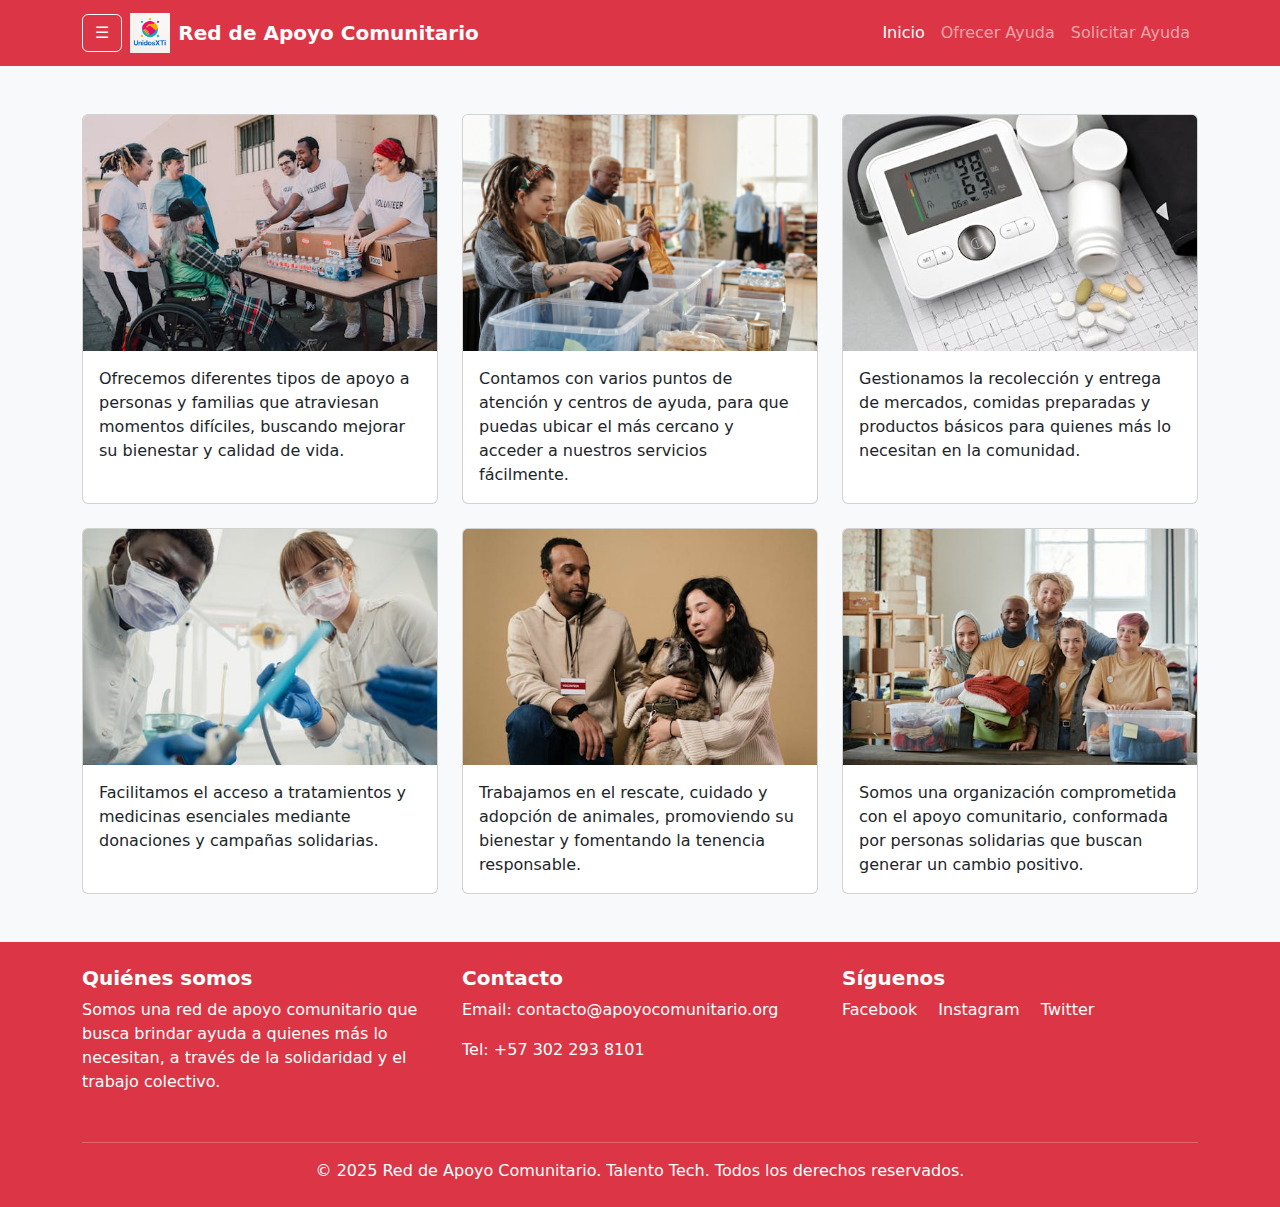
<file: index.html>
<!DOCTYPE html>
<html lang="es">
<head>
  <meta charset="UTF-8" />
  <meta name="viewport" content="width=device-width, initial-scale=1" />
  <title>Red de Apoyo Comunitario</title>
  <link href="https://cdn.jsdelivr.net/npm/bootstrap@5.3.0/dist/css/bootstrap.min.css" rel="stylesheet">
  <link href="css/estilos.css" rel="stylesheet">
  <script src="https://cdn.jsdelivr.net/npm/bootstrap@5.3.0/dist/js/bootstrap.bundle.min.js"></script>
</head>
<body>

<!-- Navbar -->
<nav class="navbar navbar-expand-lg navbar-dark bg-danger">
  <div class="container">
    <!-- Botón para abrir menú lateral -->
    <button class="btn btn-outline-light me-2" type="button" data-bs-toggle="offcanvas" data-bs-target="#menuServicios">
      ☰
    </button>

    <!-- Logo + Texto -->
    <a class="navbar-brand d-flex align-items-center" href="#">
      <img src="img/logo.jpg" alt="Logo" class="me-2">
      Red de Apoyo Comunitario
    </a>

    <!-- Menú principal -->
    <div class="collapse navbar-collapse justify-content-end">
      <ul class="navbar-nav">
        <li class="nav-item"><a class="nav-link active" href="index.html">Inicio</a></li>
        <li class="nav-item"><a class="nav-link" href="ofrecerAyuda.html">Ofrecer Ayuda</a></li>
        <li class="nav-item"><a class="nav-link" href="solicitarAyuda.html">Solicitar Ayuda</a></li>
      </ul>
    </div>
  </div>
</nav>

<!-- Menú lateral izquierdo (offcanvas) -->
<div class="offcanvas offcanvas-start bg-danger text-white" tabindex="-1" id="menuServicios">
  <div class="offcanvas-header">
    <h5 class="offcanvas-title">Ayudas</h5>
    <button type="button" class="btn-close btn-close-white" data-bs-dismiss="offcanvas"></button>
  </div>
  <div class="offcanvas-body">
    <ul class="list-unstyled">
      <li><i class="bi bi-arrow-right"></i> Donaciones</li>
      <li><i class="bi bi-arrow-right"></i> Alimentos</li>
      <li><i class="bi bi-arrow-right"></i> Medicamentos</li>
      <li><i class="bi bi-arrow-right"></i> Mascotas</li>
      <li><i class="bi bi-arrow-right"></i> Ubicaciones</li>
    </ul>
  </div>
</div>

<div class="container my-5">
  <div class="row row-cols-1 row-cols-md-3 g-4">

    <div class="col">
      <div class="card h-100">
        <img src="img/img1.jpg" class="card-img-top" alt="Apoyo a familias">
        <div class="card-body">
          <p class="card-text">Ofrecemos diferentes tipos de apoyo a personas y familias que atraviesan momentos difíciles, buscando mejorar su bienestar y calidad de vida.</p>
        </div>
      </div>
    </div>

    <div class="col">
      <div class="card h-100">
        <img src="img/img2.jpg" class="card-img-top" alt="Puntos de atención">
        <div class="card-body">
          <p class="card-text">Contamos con varios puntos de atención y centros de ayuda, para que puedas ubicar el más cercano y acceder a nuestros servicios fácilmente.</p>
        </div>
      </div>
    </div>

    <div class="col">
      <div class="card h-100">
        <img src="img/img3.jpg" class="card-img-top" alt="Recolección de mercados">
        <div class="card-body">
          <p class="card-text">Gestionamos la recolección y entrega de mercados, comidas preparadas y productos básicos para quienes más lo necesitan en la comunidad.</p>
        </div>
      </div>
    </div>

    <div class="col">
      <div class="card h-100">
        <img src="img/img4.jpg" class="card-img-top" alt="Tratamientos médicos">
        <div class="card-body">
          <p class="card-text">Facilitamos el acceso a tratamientos y medicinas esenciales mediante donaciones y campañas solidarias.</p>
        </div>
      </div>
    </div>

    <div class="col">
      <div class="card h-100">
        <img src="img/img5.jpg" class="card-img-top" alt="Rescate de animales">
        <div class="card-body">
          <p class="card-text">Trabajamos en el rescate, cuidado y adopción de animales, promoviendo su bienestar y fomentando la tenencia responsable.</p>
        </div>
      </div>
    </div>

    <div class="col">
      <div class="card h-100">
        <img src="img/img6.jpg" class="card-img-top" alt="Organización solidaria">
        <div class="card-body">
          <p class="card-text">Somos una organización comprometida con el apoyo comunitario, conformada por personas solidarias que buscan generar un cambio positivo.</p>
        </div>
      </div>
    </div>
  </div>
</div>

<footer class="bg-danger text-white mt-5">
  <div class="container py-4">
    <div class="row">

      <div class="col-md-4 mb-3">
        <h5>Quiénes somos</h5>
        <p>Somos una red de apoyo comunitario que busca brindar ayuda a quienes más lo necesitan, a través de la solidaridad y el trabajo colectivo.</p>
      </div>

      <div class="col-md-4 mb-3">
        <h5>Contacto</h5>
        <p>Email: contacto@apoyocomunitario.org</p>
        <p>Tel: +57 302 293 8101</p>
      </div>

      <div class="col-md-4 mb-3">
        <h5>Síguenos</h5>
        <a href="#" class="text-white me-3 text-decoration-none">Facebook</a>
        <a href="#" class="text-white me-3 text-decoration-none">Instagram</a>
        <a href="#" class="text-white text-decoration-none">Twitter</a>
      </div>
    </div>
    <hr class="border-light">
    <p class="text-center mb-0">© 2025 Red de Apoyo Comunitario. Talento Tech. Todos los derechos reservados.</p>
  </div>
</footer>

</body>
</html>
</file>
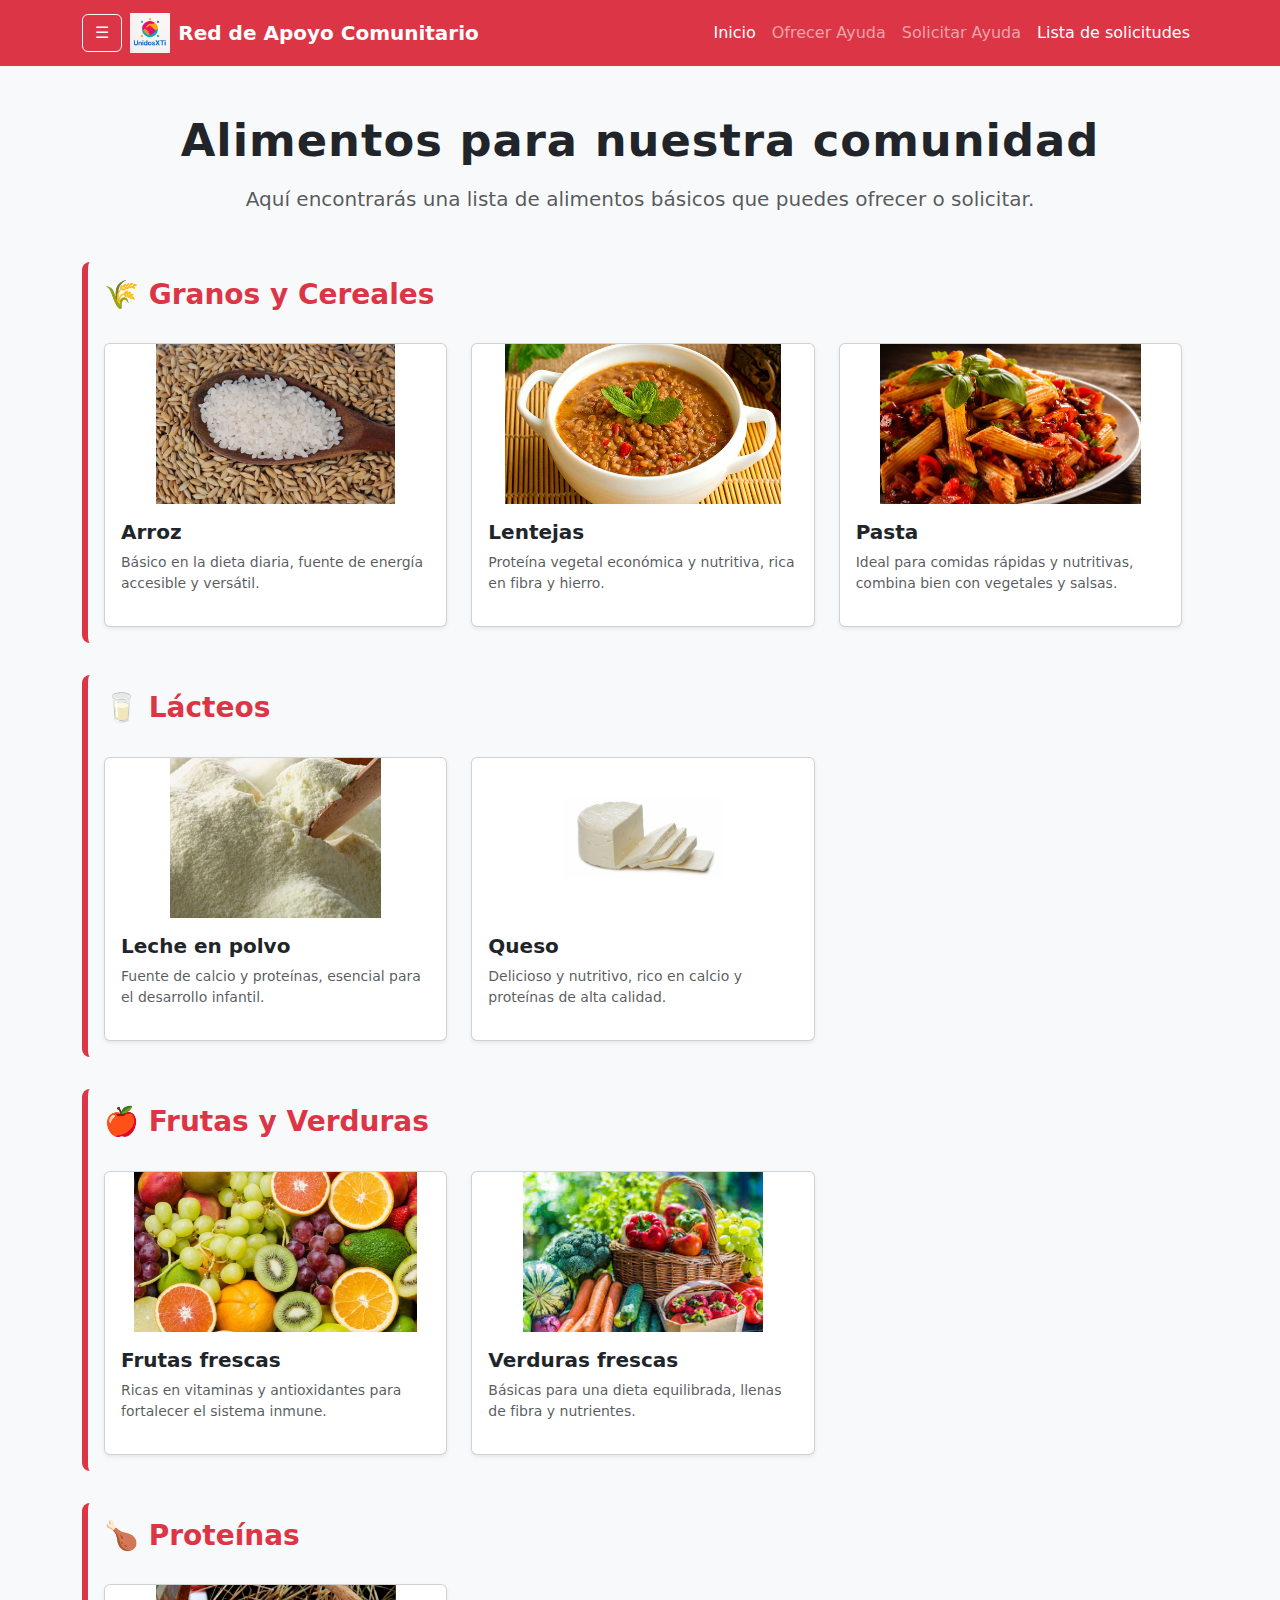
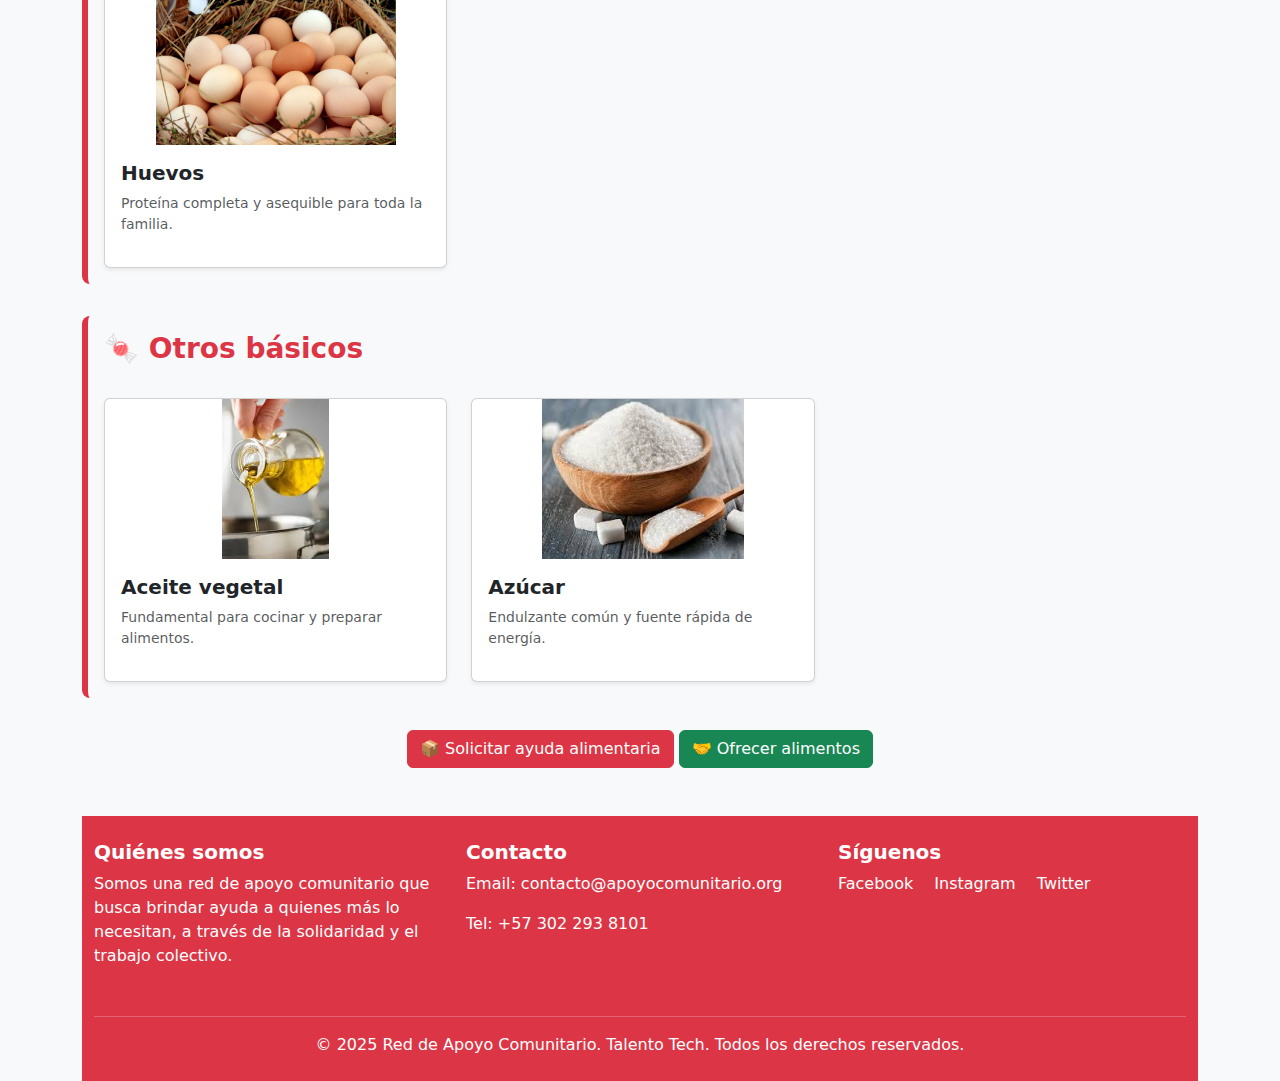
<file: Alimentos.html>
<!DOCTYPE html>
<html lang="es">
<head>
  <meta charset="UTF-8" />
  <meta name="viewport" content="width=device-width, initial-scale=1" />
  <title>Alimentos</title>
  <link href="https://cdn.jsdelivr.net/npm/bootstrap@5.3.0/dist/css/bootstrap.min.css" rel="stylesheet">
  <link rel="stylesheet" href="css/estilos.css">
  <style>
    .navbar-brand img {
      width: 40px;
      height: 40px;
      object-fit: contain;
    }
    .categoria {
      background-color: #f8f9fa;
      border-left: 6px solid #dc3545;
      padding: 1rem;
      border-radius: 8px;
      margin-bottom: 2rem;
    }
    .categoria h3 {
      color: #dc3545;
      font-weight: bold;
    }
    .card img {
      height: 160px;
      object-fit: contain;
    }
  </style>
</head>
<body>

<!-- Navbar -->
<nav class="navbar navbar-expand-lg navbar-dark bg-danger">
  <div class="container">
    <button class="btn btn-outline-light me-2" type="button" data-bs-toggle="offcanvas" data-bs-target="#menuServicios">☰</button>
    <a class="navbar-brand d-flex align-items-center" href="#">
      <img src="img/logo.jpg" alt="Logo" class="me-2">
      Red de Apoyo Comunitario
    </a>
    <div class="collapse navbar-collapse justify-content-end">
      <ul class="navbar-nav">
        <li class="nav-item"><a class="nav-link active" href="index.html">Inicio</a></li>
        <li class="nav-item"><a class="nav-link" href="ofrecerAyuda.html">Ofrecer Ayuda</a></li>
        <li class="nav-item"><a class="nav-link" href="solicitarAyuda.html">Solicitar Ayuda</a></li>
        <li class="nav-item"><a class="nav-link active" href="listado.html">Lista de solicitudes</a></li>
      </ul>
    </div>
  </div>
</nav>

<!-- Menú lateral -->
<div class="offcanvas offcanvas-start bg-danger text-white" tabindex="-1" id="menuServicios">
  <div class="offcanvas-header">
    <h5 class="offcanvas-title">Ayudas</h5>
    <button type="button" class="btn-close btn-close-white" data-bs-dismiss="offcanvas"></button>
  </div>
  <div class="offcanvas-body">
    <ul class="list-unstyled fs-5">
      <li class="mb-2"><a class="nav-link d-inline text-white" href="Donaciones.html">Donaciones</a></li>
      <li class="mb-2"><a class="nav-link d-inline text-white fw-bold" href="Alimentos.html">Alimentos</a></li>
      <li class="mb-2"><a class="nav-link d-inline text-white" href="Medicamentos.html">Medicamentos</a></li>
      <li class="mb-2"><a class="nav-link d-inline text-white" href="Mascotas.html">Mascotas</a></li>
      <li class="mb-2"><a class="nav-link d-inline text-white" href="Ubicaciones.html">Ubicaciones</a></li>
      <li class="mb-2"><a class="nav-link d-inline text-white" href="Analisis.html">Análisis Gráfico</a></li>
    </ul>
  </div>
</div>

<!-- Encabezado -->
<div class="container my-5 text-center">
  <h2 class="fw-bold mb-3" style="font-size:2.8rem; letter-spacing:1px;">
    Alimentos para nuestra comunidad
  </h2>
  <p class="text-muted fs-5">
    Aquí encontrarás una lista de alimentos básicos que puedes ofrecer o solicitar.
  </p>
</div>

<div class="container">

  <!-- Categoría 1: Granos y Cereales -->
  <div class="categoria">
    <h3>🌾 Granos y Cereales</h3>
    <div class="row g-4 mt-1">
      <div class="col-md-4">
        <div class="card shadow-sm h-100">
          <img src="img/arroz.webp" class="card-img-top" alt="Arroz">
          <div class="card-body">
            <h5 class="fw-bold">Arroz</h5>
            <p class="small text-muted">Básico en la dieta diaria, fuente de energía accesible y versátil.</p>
          </div>
        </div>
      </div>
      <div class="col-md-4">
        <div class="card shadow-sm h-100">
          <img src="img/lentejas.webp" class="card-img-top" alt="Lentejas">
          <div class="card-body">
            <h5 class="fw-bold">Lentejas</h5>
            <p class="small text-muted">Proteína vegetal económica y nutritiva, rica en fibra y hierro.</p>
          </div>
        </div>
      </div>
      <div class="col-md-4">
        <div class="card shadow-sm h-100">
          <img src="img/pasta.jpg" class="card-img-top" alt="Pasta">
          <div class="card-body">
            <h5 class="fw-bold">Pasta</h5>
            <p class="small text-muted">Ideal para comidas rápidas y nutritivas, combina bien con vegetales y salsas.</p>
          </div>
        </div>
      </div>
    </div>
  </div>

  <!-- Categoría 2: Lácteos -->
  <div class="categoria">
    <h3>🥛 Lácteos</h3>
    <div class="row g-4 mt-1">
      <div class="col-md-4">
        <div class="card shadow-sm h-100">
          <img src="img/lechepolvo.webp" class="card-img-top" alt="Leche en polvo">
          <div class="card-body">
            <h5 class="fw-bold">Leche en polvo</h5>
            <p class="small text-muted">Fuente de calcio y proteínas, esencial para el desarrollo infantil.</p>
          </div>
        </div>
      </div>
      <div class="col-md-4">
        <div class="card shadow-sm h-100">
          <img src="img/queso.jpg" class="card-img-top" alt="Queso">
          <div class="card-body">
            <h5 class="fw-bold">Queso</h5>
            <p class="small text-muted">Delicioso y nutritivo, rico en calcio y proteínas de alta calidad.</p>
          </div>
        </div>
      </div>
    </div>
  </div>

  <!-- Categoría 3: Frutas y Verduras -->
  <div class="categoria">
    <h3>🍎 Frutas y Verduras</h3>
    <div class="row g-4 mt-1">
      <div class="col-md-4">
        <div class="card shadow-sm h-100">
          <img src="img/frutafresca.jpg" class="card-img-top" alt="Frutas frescas">
          <div class="card-body">
            <h5 class="fw-bold">Frutas frescas</h5>
            <p class="small text-muted">Ricas en vitaminas y antioxidantes para fortalecer el sistema inmune.</p>
          </div>
        </div>
      </div>
      <div class="col-md-4">
        <div class="card shadow-sm h-100">
          <img src="img/verdura.jpeg" class="card-img-top" alt="Verduras frescas">
          <div class="card-body">
            <h5 class="fw-bold">Verduras frescas</h5>
            <p class="small text-muted">Básicas para una dieta equilibrada, llenas de fibra y nutrientes.</p>
          </div>
        </div>
      </div>
    </div>
  </div>

  <!-- Categoría 4: Proteínas -->
  <div class="categoria">
    <h3>🍗 Proteínas</h3>
    <div class="row g-4 mt-1">
      <div class="col-md-4">
        <div class="card shadow-sm h-100">
          <img src="img/huevo.jpeg" class="card-img-top" alt="Huevos">
          <div class="card-body">
            <h5 class="fw-bold">Huevos</h5>
            <p class="small text-muted">Proteína completa y asequible para toda la familia.</p>
          </div>
        </div>
      </div>
    </div>
  </div>

  <!-- Categoría 5: Otros básicos -->
  <div class="categoria">
    <h3>🍬 Otros básicos</h3>
    <div class="row g-4 mt-1">
      <div class="col-md-4">
        <div class="card shadow-sm h-100">
          <img src="img/aceitev.jpeg" class="card-img-top" alt="Aceite vegetal">
          <div class="card-body">
            <h5 class="fw-bold">Aceite vegetal</h5>
            <p class="small text-muted">Fundamental para cocinar y preparar alimentos.</p>
          </div>
        </div>
      </div>
      <div class="col-md-4">
        <div class="card shadow-sm h-100">
          <img src="img/azucar.jpeg" class="card-img-top" alt="Azúcar">
          <div class="card-body">
            <h5 class="fw-bold">Azúcar</h5>
            <p class="small text-muted">Endulzante común y fuente rápida de energía.</p>
          </div>
        </div>
      </div>
    </div>
  </div>

  <!-- Botón final -->
<div class="text-center mt-4">
  <a href="solicitarAyuda.html" class="btn btn-danger ">
    📦 Solicitar ayuda alimentaria
  </a>
  <a href="ofrecerAyuda.html" class="btn btn-success">
    🤝 Ofrecer alimentos
  </a>
</div>

<!-- Pie de página-->
<footer class="bg-danger text-white mt-5">
  <div class="container py-4">
    <div class="row">

      <div class="col-md-4 mb-3">
        <h5>Quiénes somos</h5>
        <p>Somos una red de apoyo comunitario que busca brindar ayuda a quienes más lo necesitan, a través de la solidaridad y el trabajo colectivo.</p>
      </div>

      <div class="col-md-4 mb-3">
        <h5>Contacto</h5>
        <p>Email: contacto@apoyocomunitario.org</p>
        <p>Tel: +57 302 293 8101</p>
      </div>

      <div class="col-md-4 mb-3">
        <h5>Síguenos</h5>
        <a href="https://www.facebook.com" class="text-white me-3 text-decoration-none">Facebook</a>
        <a href="https://www.instagram.com" class="text-white me-3 text-decoration-none">Instagram</a>
        <a href="https://x.com/?lang=es" class="text-white text-decoration-none">Twitter</a>
      </div>
    </div>
    <hr class="border-light">
    <p class="text-center mb-0">© 2025 Red de Apoyo Comunitario. Talento Tech. Todos los derechos reservados.</p>
  </div>
</footer>

<!-- Scripts -->
<script src="https://cdn.jsdelivr.net/npm/bootstrap@5.3.0/dist/js/bootstrap.bundle.min.js"></script>
</body>
</html>
</file>
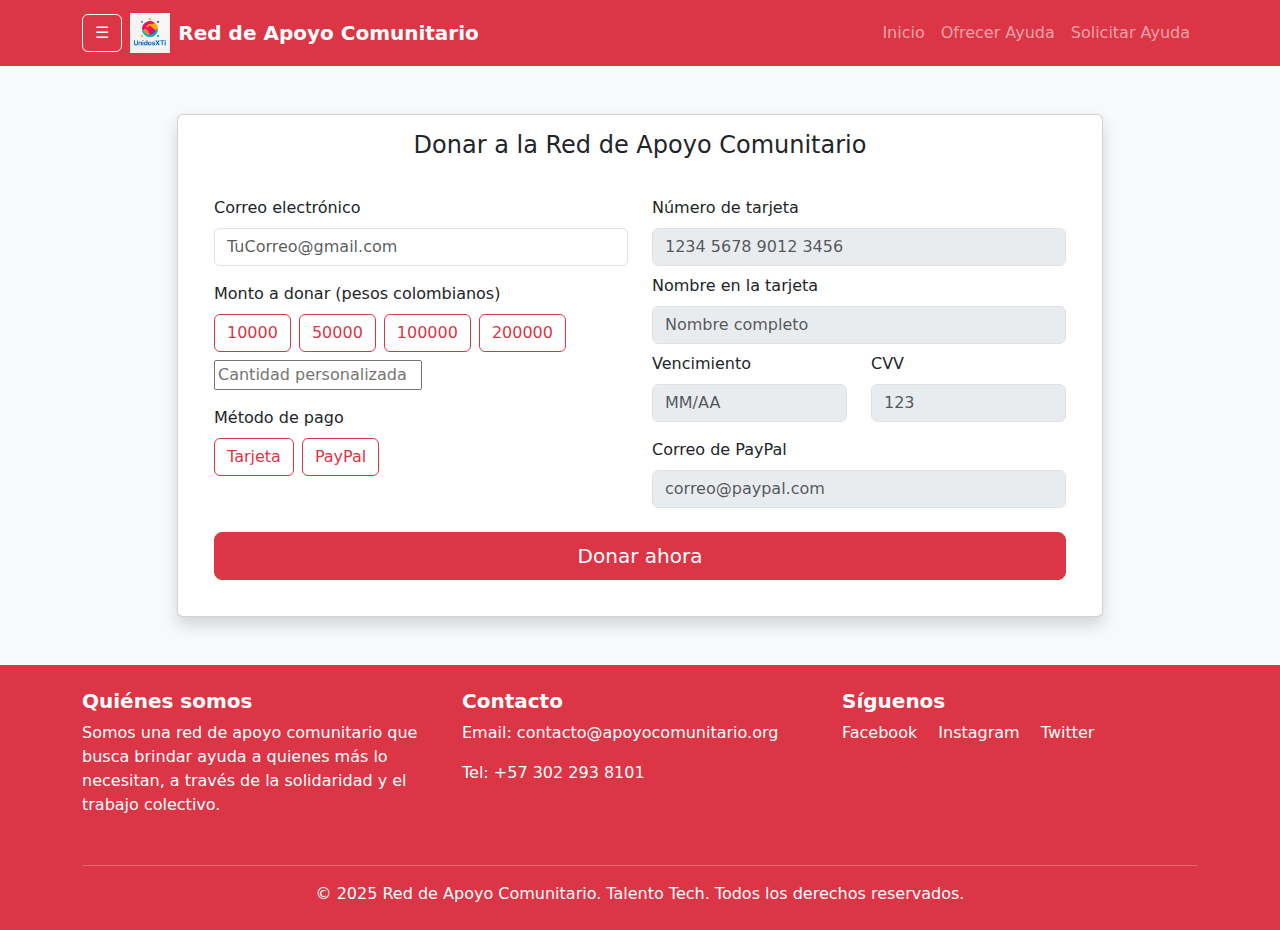
<file: Donaciones.html>
<!DOCTYPE html>
<html lang="es">
<head>
    <meta charset="UTF-8" />
    <meta name="viewport" content="width=device-width, initial-scale=1" />
    <title>Ubicaciones</title>
    <link href="https://cdn.jsdelivr.net/npm/bootstrap@5.3.0/dist/css/bootstrap.min.css" rel="stylesheet">
    <link rel="stylesheet" href="css/estilos.css">
    <style>
        .navbar-brand img {
        width: 40px;
        height: 40px;
        object-fit: contain;
    }
    </style>
</head>
<body>
<!-- Navbar -->
<nav class="navbar navbar-expand-lg navbar-dark bg-danger">
    <div class="container">
    <!-- Botón para abrir menú lateral -->
    <button class="btn btn-outline-light me-2" type="button" data-bs-toggle="offcanvas" data-bs-target="#menuServicios">
        ☰
    </button>
    <!-- Logo + Texto -->
    <a class="navbar-brand d-flex align-items-center" href="#">
        <img src="img/logo.jpg" alt="Logo" class="me-2">
        Red de Apoyo Comunitario
    </a>
    <!-- Menú principal -->
    <div class="collapse navbar-collapse justify-content-end">
        <ul class="navbar-nav">
        <li class="nav-item"><a class="nav-link" href="index.html">Inicio</a></li>
        <li class="nav-item"><a class="nav-link" href="ofrecerAyuda.html">Ofrecer Ayuda</a></li>
        <li class="nav-item"><a class="nav-link" href="solicitarAyuda.html">Solicitar Ayuda</a></li>
        </ul>
    </div>
    </div>
</nav>

<!-- Menú lateral izquierdo (offcanvas) -->
<div class="offcanvas offcanvas-start bg-danger text-white" tabindex="-1" id="menuServicios">
  <div class="offcanvas-header">
    <h5 class="offcanvas-title">Ayudas</h5>
    <button type="button" class="btn-close btn-close-white" data-bs-dismiss="offcanvas"></button>
  </div>
  <div class="offcanvas-body">
    <ul class="list-unstyled fs-5">
      <li class="mb-2">
        <i class="bi bi-arrow-right"></i>
        <a class="nav-link d-inline text-white" href="Donaciones.html">Donaciones</a>
      </li>
      <li class="mb-2">
        <i class="bi bi-arrow-right"></i>
        <a class="nav-link d-inline text-white" href="Alimentos.html">Alimentos</a>
      </li>
      <li class="mb-2">
        <i class="bi bi-arrow-right"></i>
        <a class="nav-link d-inline text-white" href="Medicamentos.html">Medicamentos</a>
      </li>
      <li class="mb-2">
        <i class="bi bi-arrow-right"></i>
        <a class="nav-link d-inline text-white" href="Mascotas.html">Mascotas</a>
      </li>
      <li class="mb-2">
        <i class="bi bi-arrow-right"></i>
        <a class="nav-link d-inline text-white" href="Ubicaciones.html">Ubicaciones</a>
      </li>
    </ul>
  </div>
</div>

<!-- formulario de donaciones -->
<div class="container my-5">
    <div class="row justify-content-center">
    <div class="col-md-10">
        <div class="card shadow">
        <div class="card-body">
            <h4 class="mb-3 text-center">Donar a la Red de Apoyo Comunitario</h4>
            <form>
            <div class="row">
                <!-- Columna izquierda datos básicos y monto -->
                <div class="col-md-6">
                <div class="mb-3">
                    <label for="email" class="form-label">Correo electrónico</label>
                    <input type="email" class="form-control" id="email" placeholder="TuCorreo@gmail.com" required>
                </div>
                <div class="mb-3">
                    <label class="form-label">Monto a donar (pesos colombianos)</label>
                    <div class="d-flex flex-wrap gap-2">
                    <button type="button" class="btn btn-outline-danger monto-btn">10000</button>
                    <button type="button" class="btn btn-outline-danger monto-btn">50000</button>
                    <button type="button" class="btn btn-outline-danger monto-btn">100000</button>
                    <button type="button" class="btn btn-outline-danger monto-btn">200000</button>
                    <input type="text" class="monto-personalizado" placeholder="Cantidad personalizada">
                    </div>
                </div>
                <div class="mb-3">
                    <label class="form-label">Método de pago</label>
                    <div class="d-flex gap-2">
                        <button type="button" class="btn btn-outline-danger metodo-btn" id="btnTarjeta">Tarjeta</button>
                    <button type="button" class="btn btn-outline-danger metodo-btn" id="btnPaypal">PayPal</button>
                    </div>
                </div>
                </div>

                <!-- Columna derecha datos de pago -->
                <div class="col-md-6">
                <div id="tarjetaDatos">
                    <div class="mb-2">
                    <label class="form-label">Número de tarjeta</label>
                    <input type="text" class="form-control" id="numTarjeta" placeholder="1234 5678 9012 3456" disabled required>
                    </div>
                    <div class="mb-2">
                    <label class="form-label">Nombre en la tarjeta</label>
                    <input type="text" class="form-control" id="nombreTarjeta" placeholder="Nombre completo" disabled required>
                    </div>
                    <div class="mb-2 row">
                <div class="col">
                        <label class="form-label">Vencimiento</label>
                        <input type="text" class="form-control" id="vencimientoTarjeta" placeholder="MM/AA" disabled required>
                    </div>
                    <div class="col">
                        <label class="form-label">CVV</label>
                        <input type="text" class="form-control" id="cvvTarjeta" placeholder="123" disabled required>
                    </div>
                    </div>
                </div>
                <div id="paypalDatos" class="mt-3">
                    <label class="form-label">Correo de PayPal</label>
                    <input type="email" class="form-control" id="correoPaypal" placeholder="correo@paypal.com" disabled required>
                </div>
                </div>
            </div>
            <div class="d-grid mt-4">
                <button type="submit" class="btn btn-danger btn-lg">Donar ahora</button>
            </div>
            <div id="mensajeDonacion" class="mt-5 text-center" style="display:none;">¡Gracias por tu donación!</div>
            </form>
        </div>
        </div>
    </div>
    </div>
</div>

<footer class="bg-danger text-white mt-5">
  <div class="container py-4">
    <div class="row">

      <div class="col-md-4 mb-3">
        <h5>Quiénes somos</h5>
        <p>Somos una red de apoyo comunitario que busca brindar ayuda a quienes más lo necesitan, a través de la solidaridad y el trabajo colectivo.</p>
      </div>

      <div class="col-md-4 mb-3">
        <h5>Contacto</h5>
        <p>Email: contacto@apoyocomunitario.org</p>
        <p>Tel: +57 302 293 8101</p>
      </div>

      <div class="col-md-4 mb-3">
        <h5>Síguenos</h5>
        <a href="https://www.facebook.com" class="text-white me-3 text-decoration-none">Facebook</a>
        <a href="https://www.instagram.com" class="text-white me-3 text-decoration-none">Instagram</a>
        <a href="https://x.com/?lang=es" class="text-white text-decoration-none">Twitter</a>
      </div>
    </div>
    <hr class="border-light">
    <p class="text-center mb-0">© 2025 Red de Apoyo Comunitario. Talento Tech. Todos los derechos reservados.</p>
  </div>
</footer>

</body>
    <script src="https://cdn.jsdelivr.net/npm/bootstrap@5.3.0/dist/js/bootstrap.bundle.min.js"></script>
    <script src="js/script.js"></script>
</html>
</file>
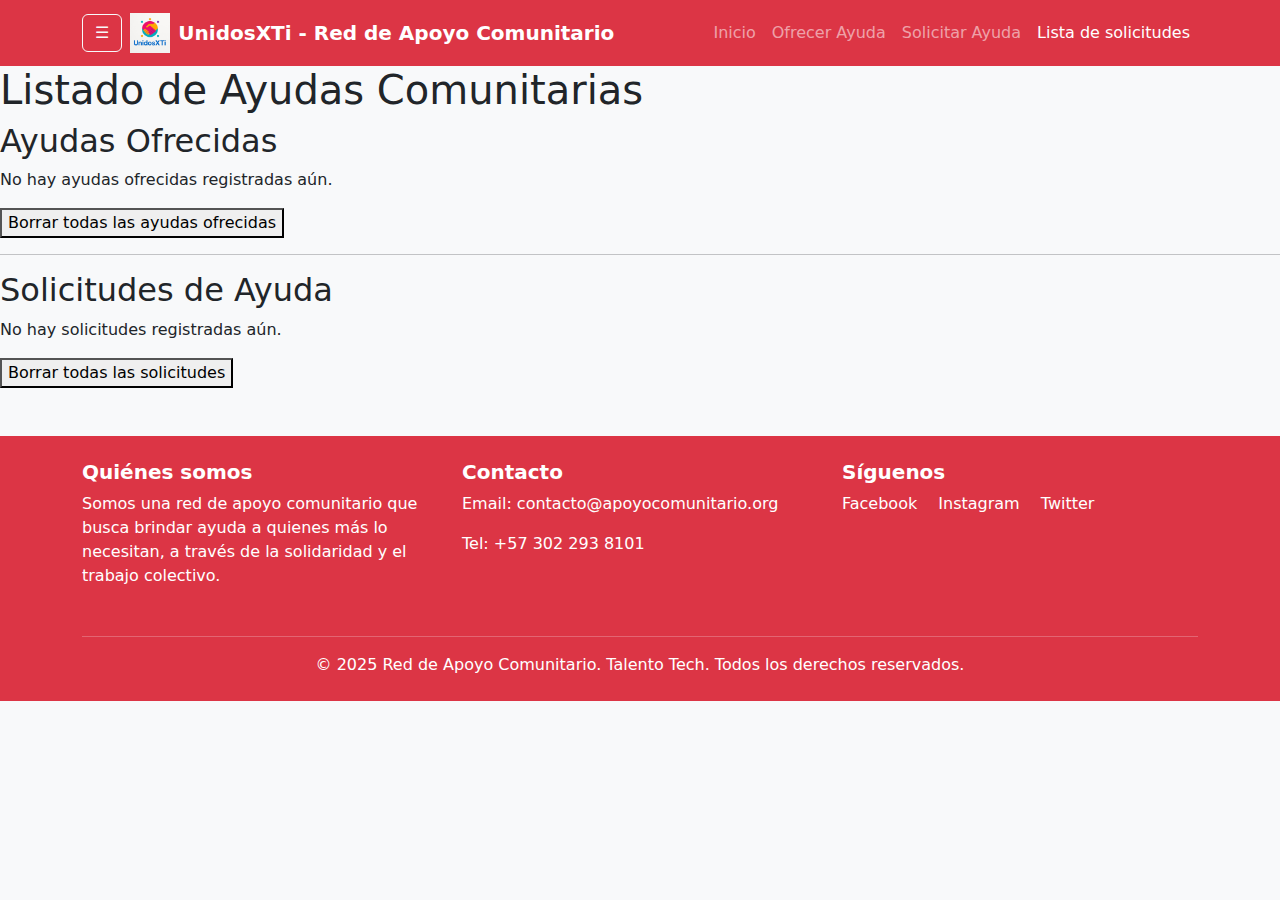
<file: listado.html>
<!DOCTYPE html>
<html lang="es">
<head>
  <meta charset="UTF-8" />
  <meta name="viewport" content="width=device-width, initial-scale=1" />
  <title>Red de Apoyo Comunitario</title>
  <link href="https://cdn.jsdelivr.net/npm/bootstrap@5.3.0/dist/css/bootstrap.min.css" rel="stylesheet">
  <link href="css/estilos.css" rel="stylesheet">
  <script src="https://cdn.jsdelivr.net/npm/bootstrap@5.3.0/dist/js/bootstrap.bundle.min.js"></script>
</head>

<body>

<!-- Navbar -->
<nav class="navbar navbar-expand-lg navbar-dark bg-danger">
  <div class="container">
    <!-- Botón para abrir menú lateral -->
    <button class="btn btn-outline-light me-2" type="button" data-bs-toggle="offcanvas" data-bs-target="#menuServicios">
      ☰
    </button>

    <!-- Logo + Texto -->
    <a class="navbar-brand d-flex align-items-center" href="index.html">
      <img src="img/logo.jpg" alt="Logo" class="me-2">
      UnidosXTi - Red de Apoyo Comunitario
    </a>

    <!-- Menú principal -->
    <div class="collapse navbar-collapse justify-content-end">
      <ul class="navbar-nav">
        <li class="nav-item"><a class="nav-link" href="index.html">Inicio</a></li>
        <li class="nav-item"><a class="nav-link" href="ofrecerAyuda.html">Ofrecer Ayuda</a></li>
        <li class="nav-item"><a class="nav-link" href="solicitarAyuda.html">Solicitar Ayuda</a></li>
        <li class="nav-item"><a class="nav-link active" href="listado.html">Lista de solicitudes</a></li>
      </ul>
    </div>
  </div>
</nav>

<!-- Menú lateral izquierdo (offcanvas) -->
<div class="offcanvas offcanvas-start bg-danger text-white" tabindex="-1" id="menuServicios">
  <div class="offcanvas-header">
    <h5 class="offcanvas-title">Ayudas</h5>
    <button type="button" class="btn-close btn-close-white" data-bs-dismiss="offcanvas"></button>
  </div>
  <div class="offcanvas-body">
    <ul class="list-unstyled fs-5">
      <li class="mb-2">
        <i class="bi bi-arrow-right"></i>
        <a class="nav-link d-inline text-white" href="Donaciones.html">Donaciones</a>
      </li>
      <li class="mb-2">
        <i class="bi bi-arrow-right"></i>
        <a class="nav-link d-inline text-white" href="Alimentos.html">Alimentos</a>
      </li>
      <li class="mb-2">
        <i class="bi bi-arrow-right"></i>
        <a class="nav-link d-inline text-white" href="Medicamentos.html">Medicamentos</a>
      </li>
      <li class="mb-2">
        <i class="bi bi-arrow-right"></i>
        <a class="nav-link d-inline text-white" href="Mascotas.html">Mascotas</a>
      </li>
      <li class="mb-2">
        <i class="bi bi-arrow-right"></i>
        <a class="nav-link d-inline text-white" href="Ubicaciones.html">Ubicaciones</a>
      </li>
    </ul>
  </div>
</div>

<h1>Listado de Ayudas Comunitarias</h1>

<!-- SECCIÓN DE AYUDAS OFRECIDAS -->
<section>
  <h2>Ayudas Ofrecidas</h2>
  <div id="listadoAyudas"></div>
  <button onclick="borrarAyudas()">Borrar todas las ayudas ofrecidas</button>
</section>

<hr>

<!-- SECCIÓN DE SOLICITUDES -->
<section>
  <h2>Solicitudes de Ayuda</h2>
  <div id="listadoSolicitudes"></div>
  <button onclick="borrarSolicitudes()">Borrar todas las solicitudes</button>
</section>

<script>
  // Mostrar AYUDAS OFRECIDAS
  const listadoAyudas = document.getElementById('listadoAyudas');
  const ayudas = JSON.parse(localStorage.getItem('ayudas')) || [];

  if (ayudas.length === 0) {
    listadoAyudas.innerHTML = '<p>No hay ayudas ofrecidas registradas aún.</p>';
  } else {
    ayudas.forEach((ayuda, index) => {
      const div = document.createElement('div');
      div.innerHTML = `
        <h3>Ayuda #${index + 1}</h3>
        <p><strong>Nombre:</strong> ${ayuda.nombreF}</p>
        <p><strong>Cédula:</strong> ${ayuda.cedulaF}</p>
        <p><strong>Servicio:</strong> ${ayuda.servicioF}</p>
        <p><strong>Ubicación:</strong> ${ayuda.ubicacionF}</p>
        <p><strong>Fecha para realizar la ayuda:</strong> ${ayuda.fechaF}
        <p><strong>Descripción:</strong> ${ayuda.descripcionF}</p>
        <hr>
      `;
      listadoAyudas.appendChild(div);
    });
  }

  // MOSTRAR SOLICITUDES
  const listadoSolicitudes = document.getElementById('listadoSolicitudes');
  const solicitudes = JSON.parse(localStorage.getItem('solicitudes')) || [];

  if (solicitudes.length === 0) {
    listadoSolicitudes.innerHTML = '<p>No hay solicitudes registradas aún.</p>';
  } else {
    solicitudes.forEach((solicitud, index) => {
      const div = document.createElement('div');
      div.innerHTML = `
        <h3>Solicitud #${index + 1}</h3>
        <p><strong>Nombre:</strong> ${solicitud.nombreS}</p>
        <p><strong>Cédula:</strong> ${solicitud.cedulaS}</p>
        <p><strong>Servicio:</strong> ${solicitud.servicioS}</p>
        <p><strong>Ubicación:</strong> ${solicitud.ubicacionS}</p>
        <p><strong>Fecha para recibir la ayuda:</strong> ${solicitud.fechaS}</p>
        <p><strong>Descripción:</strong> ${solicitud.descripcionS}</p>
        <hr>
      `;
      listadoSolicitudes.appendChild(div);
    });
  }

  // Funciones para borrar
  function borrarAyudas() {
    if (confirm('¿Estás seguro de que deseas borrar todas las ayudas ofrecidas?')) {
      localStorage.removeItem('ayudas');
      location.reload();
    }
  }

  function borrarSolicitudes() {
    if (confirm('¿Estás seguro de que deseas borrar todas las solicitudes?')) {
      localStorage.removeItem('solicitudes');
      location.reload();
    }
  }
</script>

<footer class="bg-danger text-white mt-5">
  <div class="container py-4">
    <div class="row">

      <div class="col-md-4 mb-3">
        <h5>Quiénes somos</h5>
        <p>Somos una red de apoyo comunitario que busca brindar ayuda a quienes más lo necesitan, a través de la solidaridad y el trabajo colectivo.</p>
      </div>

      <div class="col-md-4 mb-3">
        <h5>Contacto</h5>
        <p>Email: contacto@apoyocomunitario.org</p>
        <p>Tel: +57 302 293 8101</p>
      </div>

      <div class="col-md-4 mb-3">
        <h5>Síguenos</h5>
        <a href="https://www.facebook.com" class="text-white me-3 text-decoration-none">Facebook</a>
        <a href="https://www.instagram.com" class="text-white me-3 text-decoration-none">Instagram</a>
        <a href="https://x.com/?lang=es" class="text-white text-decoration-none">Twitter</a>
      </div>
    </div>
    <hr class="border-light">
    <p class="text-center mb-0">© 2025 Red de Apoyo Comunitario. Talento Tech. Todos los derechos reservados.</p>
  </div>
</footer>

</body>
</html>
</file>
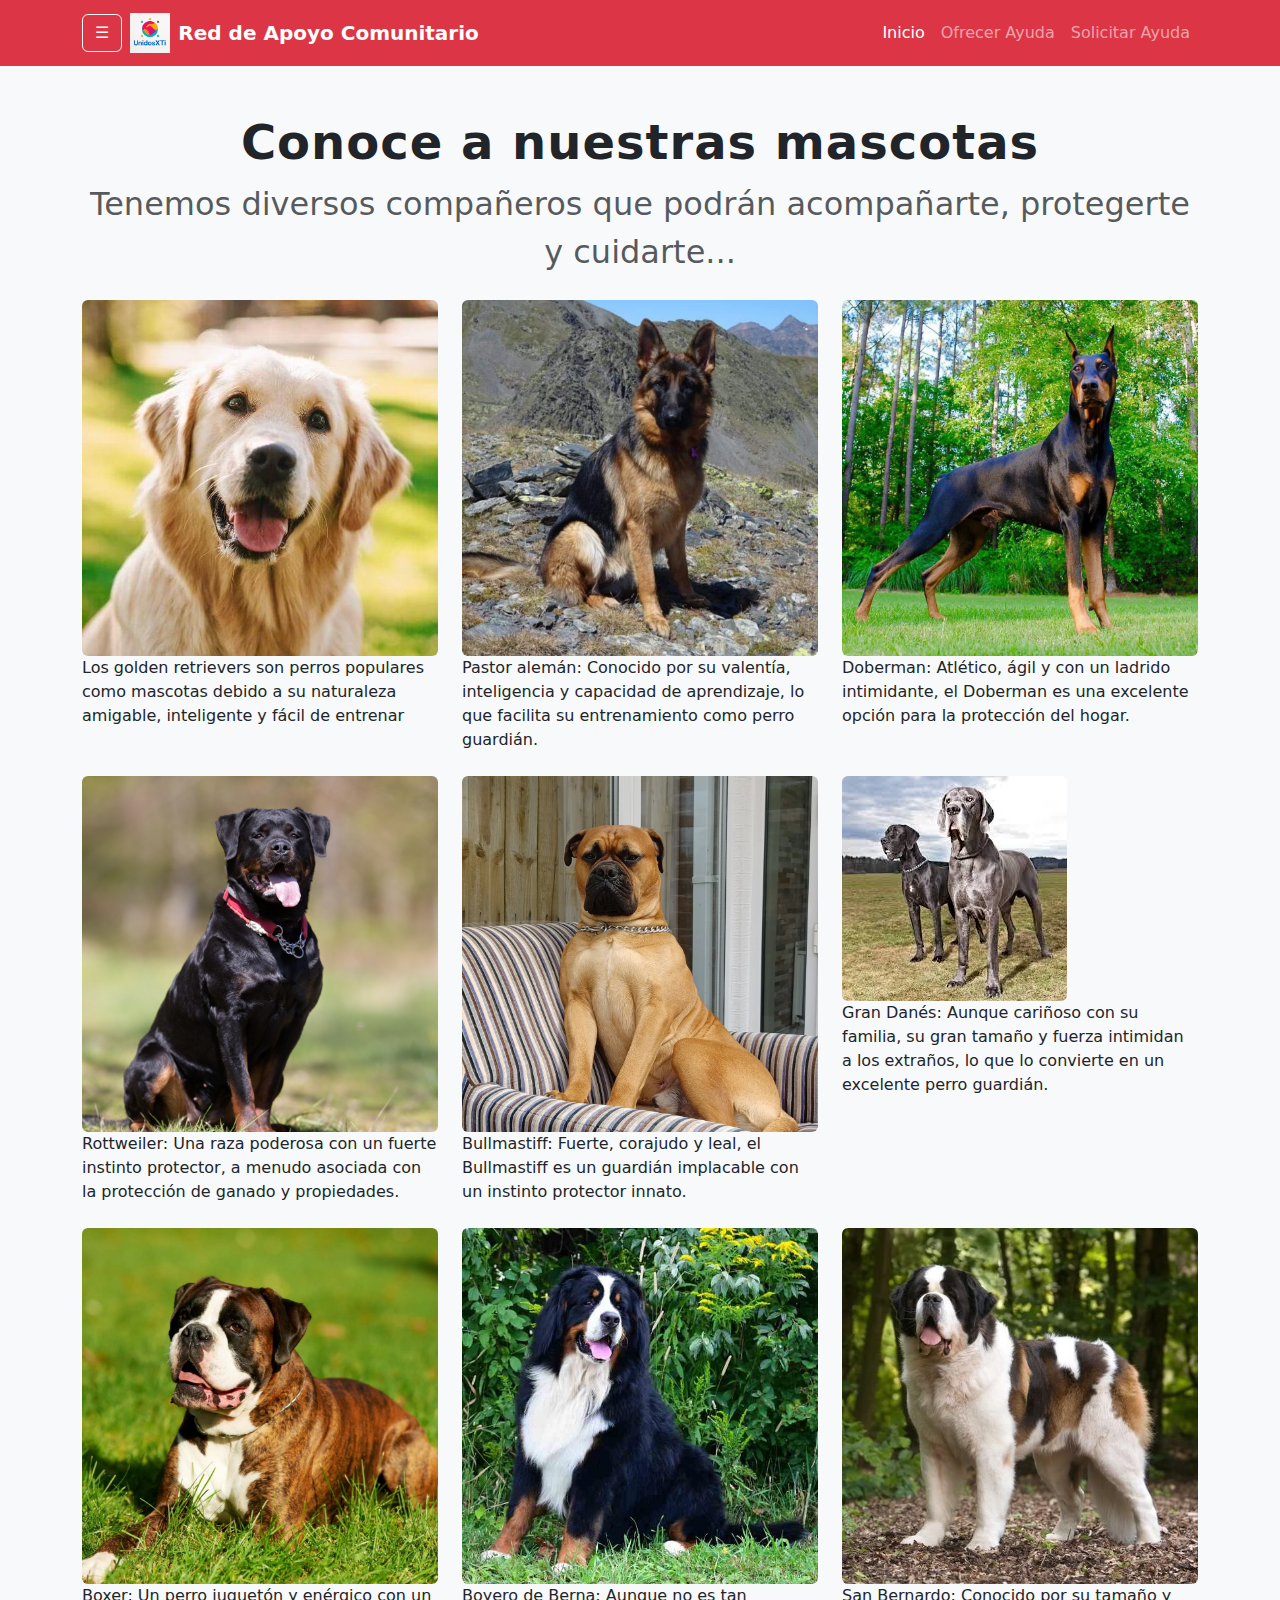
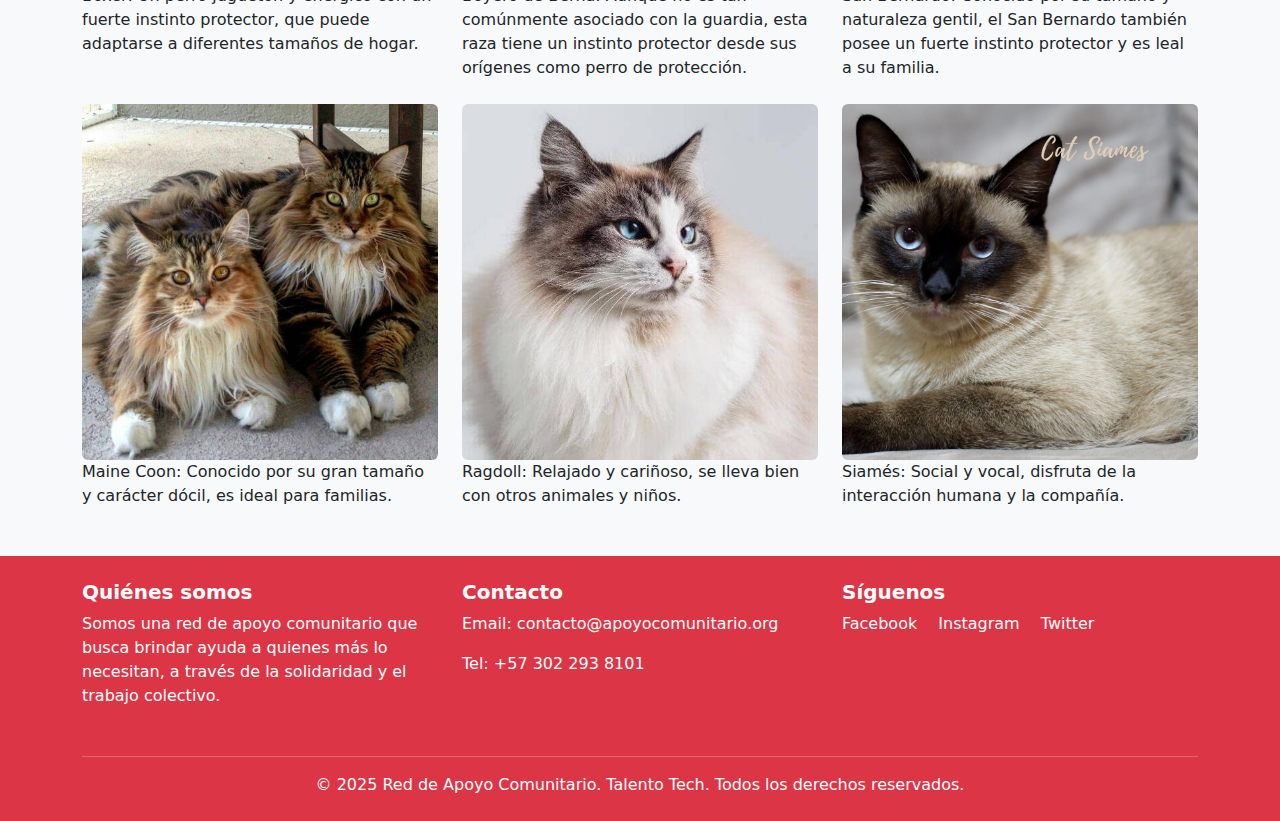
<file: Mascotas.html>
<!DOCTYPE html>
<html lang="es">
<head>
    <meta charset="UTF-8" />
    <meta name="viewport" content="width=device-width, initial-scale=1" />
    <title>Ubicaciones</title>
    <link href="https://cdn.jsdelivr.net/npm/bootstrap@5.3.0/dist/css/bootstrap.min.css" rel="stylesheet">
    <link rel="stylesheet" href="css/estilos.css">
    <style>
        .navbar-brand img {
        width: 40px;
        height: 40px;
        object-fit: contain;
    }
    </style>
</head>
<body>
<!-- Navbar -->
<nav class="navbar navbar-expand-lg navbar-dark bg-danger">
    <div class="container">
    <!-- Botón para abrir menú lateral -->
    <button class="btn btn-outline-light me-2" type="button" data-bs-toggle="offcanvas" data-bs-target="#menuServicios">
        ☰
    </button>
    <!-- Logo + Texto -->
    <a class="navbar-brand d-flex align-items-center" href="#">
        <img src="img/logo.jpg" alt="Logo" class="me-2">
        Red de Apoyo Comunitario
    </a>
    <!-- Menú principal -->
    <div class="collapse navbar-collapse justify-content-end">
        <ul class="navbar-nav">
        <li class="nav-item"><a class="nav-link active" href="index.html">Inicio</a></li>
        <li class="nav-item"><a class="nav-link" href="ofrecerAyuda.html">Ofrecer Ayuda</a></li>
        <li class="nav-item"><a class="nav-link" href="solicitarAyuda.html">Solicitar Ayuda</a></li>
        </ul>
    </div>
    </div>
</nav>

<!-- Menú lateral izquierdo (offcanvas) -->
<div class="offcanvas offcanvas-start bg-danger text-white" tabindex="-1" id="menuServicios">
  <div class="offcanvas-header">
    <h5 class="offcanvas-title">Ayudas</h5>
    <button type="button" class="btn-close btn-close-white" data-bs-dismiss="offcanvas"></button>
  </div>
  <div class="offcanvas-body">
    <ul class="list-unstyled fs-5">
      <li class="mb-2">
        <i class="bi bi-arrow-right"></i>
        <a class="nav-link d-inline text-white" href="Donaciones.html">Donaciones</a>
      </li>
      <li class="mb-2">
        <i class="bi bi-arrow-right"></i>
        <a class="nav-link d-inline text-white" href="Alimentos.html">Alimentos</a>
      </li>
      <li class="mb-2">
        <i class="bi bi-arrow-right"></i>
        <a class="nav-link d-inline text-white" href="Medicamentos.html">Medicamentos</a>
      </li>
      <li class="mb-2">
        <i class="bi bi-arrow-right"></i>
        <a class="nav-link d-inline text-white" href="Mascotas.html">Mascotas</a>
      </li>
      <li class="mb-2">
        <i class="bi bi-arrow-right"></i>
        <a class="nav-link d-inline text-white" href="Ubicaciones.html">Ubicaciones</a>
      </li>
    </ul>
  </div>
</div>

<div class="container my-5">
    <h2 class="text-center fw-bold mb-2" style="letter-spacing:1px; font-size:3rem;">Conoce a nuestras mascotas</h2>
    <p class="text-center text-muted mb-4" style="font-size:2rem;"> Tenemos diversos compañeros que podrán acompañarte, protegerte y cuidarte...</p>
    <div class="row g-4">
        <div class="col-md-4 col-12 img img-hover">

            <img src="img/mascota1.jpg" class="img-fluid rounded" alt="Mascota 1">
            <div class="hover-text"> Los golden retrievers son perros populares como mascotas debido a su naturaleza amigable, inteligente y fácil de entrenar </div>

        </div>
        <div class="col-md-4 col-12 img-hover">

            <img src="img/mascota2.jpg" class="img-fluid rounded" alt="Mascota 2">
            <div class="hover-text"> Pastor alemán: Conocido por su valentía, inteligencia y capacidad de aprendizaje, lo que facilita su entrenamiento como perro guardián.</div>

        </div>
        <div class="col-md-4 col-12  img img-hover">

            <img src="img/mascota3.jpg" class="img-fluid rounded" alt="Mascota 3">
            <div class="hover-text"> Doberman: Atlético, ágil y con un ladrido intimidante, el Doberman es una excelente opción para la protección del hogar.</div>

        </div>
        <div class="col-md-4 col-12  img img-hover">

            <img src="img/mascota4.jpg" class="img-fluid rounded" alt="Mascota 4">
            <div class="hover-text"> Rottweiler: Una raza poderosa con un fuerte instinto protector, a menudo asociada con la protección de ganado y propiedades.</div>

        </div>
        <div class="col-md-4 col-12  img img-hover">

            <img src="img/mascota5.jpg" class="img-fluid rounded" alt="Mascota 5">
            <div class="hover-text"> Bullmastiff: Fuerte, corajudo y leal, el Bullmastiff es un guardián implacable con un instinto protector innato.</div>

        </div>
        <div class="col-md-4 col-12  img img-hover">

            <img src="img/mascota6.jpg" class="img-fluid rounded" alt="Mascota 6">
            <div class="hover-text">Gran Danés: Aunque cariñoso con su familia, su gran tamaño y fuerza intimidan a los extraños, lo que lo convierte en un excelente perro guardián.</div>

        </div>
        <div class="col-md-4 col-12 img img-hover ">

            <img src="img/mascota7.jpg" class="img-fluid rounded" alt="Mascota 7">
            <div class="hover-text"> Boxer: Un perro juguetón y enérgico con un fuerte instinto protector, que puede adaptarse a diferentes tamaños de hogar.</div>

        </div>
        <div class="col-md-4 col-12 img img-hover">

            <img src="img/mascota8.jpg" class="img-fluid rounded" alt="Mascota 8">
            <div class="hover-text">Boyero de Berna: Aunque no es tan comúnmente asociado con la guardia, esta raza tiene un instinto protector desde sus orígenes como perro de protección.</div>

        </div>
        <div class="col-md-4 col-12 img img-hover">

            <img src="img/mascota9.jpg" class="img-fluid rounded" alt="Mascota 9">
            <div class="hover-text"> San Bernardo: Conocido por su tamaño y naturaleza gentil, el San Bernardo también posee un fuerte instinto protector y es leal a su familia.</div>

        </div>
        <div class="col-md-4 col-12 img img-hover">

            <img src="img/mascota10.jpg" class="img-fluid rounded" alt="Mascota 10">
            <div class="hover-text"> Maine Coon: Conocido por su gran tamaño y carácter dócil, es ideal para familias.</div>

        </div>
        <div class="col-md-4 col-12 img img-hover">

            <img src="img/mascota11.jpg" class="img-fluid rounded" alt="Mascota 11">
            <div class="hover-text"> Ragdoll: Relajado y cariñoso, se lleva bien con otros animales y niños.</div>

        </div>
        <div class="col-md-4 col-12 img img-hover">

            <img src="img/mascota12.jpg" class="img-fluid rounded" alt="Mascota 12">
            <div class="hover-text"> Siamés: Social y vocal, disfruta de la interacción humana y la compañía.</div>

        </div>
    </div>
</div>

<footer class="bg-danger text-white mt-5">
  <div class="container py-4">
    <div class="row">

      <div class="col-md-4 mb-3">
        <h5>Quiénes somos</h5>
        <p>Somos una red de apoyo comunitario que busca brindar ayuda a quienes más lo necesitan, a través de la solidaridad y el trabajo colectivo.</p>
      </div>

      <div class="col-md-4 mb-3">
        <h5>Contacto</h5>
        <p>Email: contacto@apoyocomunitario.org</p>
        <p>Tel: +57 302 293 8101</p>
      </div>

      <div class="col-md-4 mb-3">
        <h5>Síguenos</h5>
        <a href="https://www.facebook.com" class="text-white me-3 text-decoration-none">Facebook</a>
        <a href="https://www.instagram.com" class="text-white me-3 text-decoration-none">Instagram</a>
        <a href="https://x.com/?lang=es" class="text-white text-decoration-none">Twitter</a>
      </div>
    </div>
    <hr class="border-light">
    <p class="text-center mb-0">© 2025 Red de Apoyo Comunitario. Talento Tech. Todos los derechos reservados.</p>
  </div>
</footer>

</body>
    <script src="https://cdn.jsdelivr.net/npm/bootstrap@5.3.0/dist/js/bootstrap.bundle.min.js"></script>
</html>
</file>
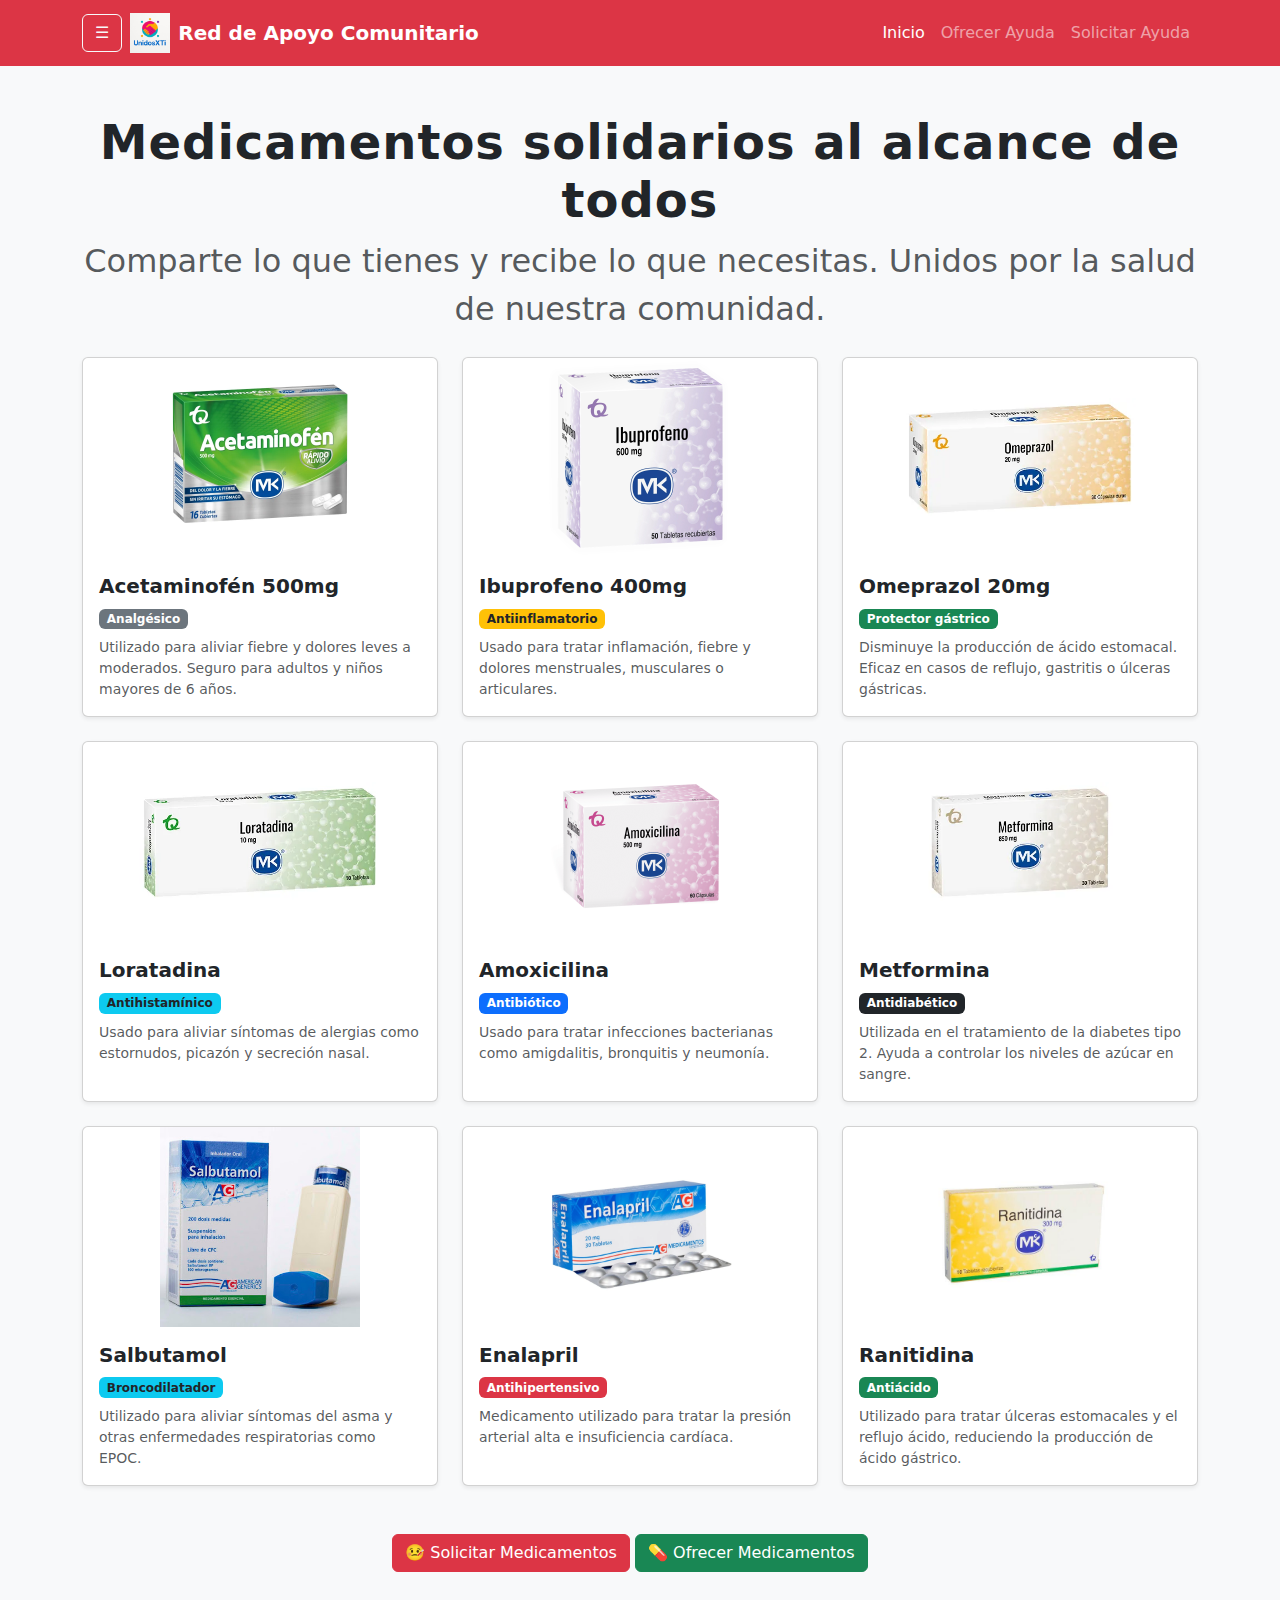
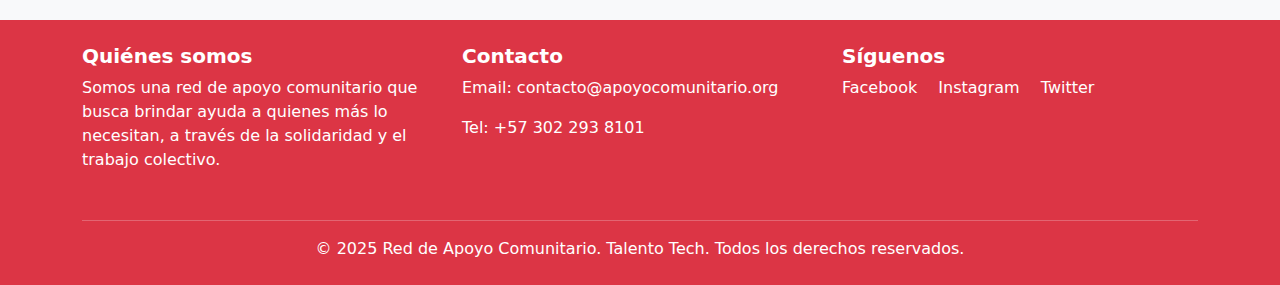
<file: Medicamentos.html>
<!DOCTYPE html>
<html lang="es">
<head>
  <meta charset="UTF-8" />
  <meta name="viewport" content="width=device-width, initial-scale=1" />
  <title>Medicamentos</title>
  <link href="https://cdn.jsdelivr.net/npm/bootstrap@5.3.0/dist/css/bootstrap.min.css" rel="stylesheet">
  <link rel="stylesheet" href="css/estilos.css">
  <style>
    .navbar-brand img {
      width: 40px;
      height: 40px;
      object-fit: contain;
    }
  </style>
</head>
<body>
<!-- Navbar -->
<nav class="navbar navbar-expand-lg navbar-dark bg-danger">
  <div class="container">
    <button class="btn btn-outline-light me-2" type="button" data-bs-toggle="offcanvas" data-bs-target="#menuServicios">☰</button>
    <a class="navbar-brand d-flex align-items-center" href="#">
      <img src="img/logo.jpg" alt="Logo" class="me-2">
      Red de Apoyo Comunitario
    </a>
    <div class="collapse navbar-collapse justify-content-end">
      <ul class="navbar-nav">
        <li class="nav-item"><a class="nav-link active" href="index.html">Inicio</a></li>
        <li class="nav-item"><a class="nav-link" href="ofrecerAyuda.html">Ofrecer Ayuda</a></li>
        <li class="nav-item"><a class="nav-link" href="solicitarAyuda.html">Solicitar Ayuda</a></li>
      </ul>
    </div>
  </div>
</nav>

<!-- Menú lateral -->
<div class="offcanvas offcanvas-start bg-danger text-white" tabindex="-1" id="menuServicios">
  <div class="offcanvas-header">
    <h5 class="offcanvas-title">Ayudas</h5>
    <button type="button" class="btn-close btn-close-white" data-bs-dismiss="offcanvas"></button>
  </div>
  <div class="offcanvas-body">
    <ul class="list-unstyled fs-5">
      <li class="mb-2"><a class="nav-link text-white" href="Donaciones.html">Donaciones</a></li>
      <li class="mb-2"><a class="nav-link text-white" href="Alimentos.html">Alimentos</a></li>
      <li class="mb-2"><a class="nav-link text-white fw-bold" href="Medicamentos.html">Medicamentos</a></li>
      <li class="mb-2"><a class="nav-link text-white" href="Mascotas.html">Mascotas</a></li>
      <li class="mb-2"><a class="nav-link text-white" href="Ubicaciones.html">Ubicaciones</a></li>
      <li class="mb-2"><a class="nav-link text-white" href="Analisis.html">Análisis Gráfico</a></li>
    </ul>
  </div>
</div>

<!-- Contenido principal -->
<div class="container my-5">
  <h2 class="text-center fw-bold mb-2" style="letter-spacing:1px; font-size:3rem;">
      Medicamentos solidarios al alcance de todos
  </h2>
  <p class="text-center text-muted mb-4" style="font-size:2rem;">
    Comparte lo que tienes y recibe lo que necesitas. Unidos por la salud de nuestra comunidad.
  </p>

  <div class="row g-4">
    <!-- Medicamento 1: Acetaminofén -->
    <div class="col-md-4 col-12">
      <div class="card h-100 shadow-sm d-flex flex-column">
        <img src="img/acetaminofen.webp" class="card-img-top" alt="Acetaminofén" style="object-fit: contain; height: 200px;">
        <div class="card-body">
          <h5 class="card-title fw-bold">Acetaminofén 500mg</h5>
          <span class="badge bg-secondary mb-2">Analgésico</span>
          <p class="card-text small text-muted">Utilizado para aliviar fiebre y dolores leves a moderados. Seguro para adultos y niños mayores de 6 años.</p>
        </div>
      </div>
    </div>

    <!-- Medicamento 2: Ibuprofeno -->
    <div class="col-md-4 col-12">
      <div class="card h-100 shadow-sm d-flex flex-column">
        <img src="img/ibuprofeno.jpg" class="card-img-top" alt="Ibuprofeno" style="object-fit: contain; height: 200px;">
        <div class="card-body">
          <h5 class="card-title fw-bold">Ibuprofeno 400mg</h5>
          <span class="badge bg-warning text-dark mb-2">Antiinflamatorio</span>
          <p class="card-text small text-muted">Usado para tratar inflamación, fiebre y dolores menstruales, musculares o articulares.</p>
        </div>
      </div>
    </div>

    <!-- Medicamento 3: Omeprazol -->
    <div class="col-md-4 col-12">
      <div class="card h-100 shadow-sm d-flex flex-column">
        <img src="img/omeprazol-mk.webp" class="card-img-top" alt="Omeprazol" style="object-fit: contain; height: 200px;">
        <div class="card-body">
          <h5 class="card-title fw-bold">Omeprazol 20mg</h5>
          <span class="badge bg-success mb-2">Protector gástrico</span>
          <p class="card-text small text-muted">Disminuye la producción de ácido estomacal. Eficaz en casos de reflujo, gastritis o úlceras gástricas.</p>
        </div>
      </div>
    </div>

    <!-- Medicamento 4: Loratadina -->
    <div class="col-md-4 col-12">
      <div class="card h-100 shadow-sm d-flex flex-column">
        <img src="img/loratadina.webp" class="card-img-top" alt="Loratadina" style="object-fit: contain; height: 200px;">
        <div class="card-body">
          <h5 class="card-title fw-bold">Loratadina</h5>
          <span class="badge bg-info text-dark mb-2">Antihistamínico</span>
          <p class="card-text small text-muted">Usado para aliviar síntomas de alergias como estornudos, picazón y secreción nasal.</p>
        </div>
      </div>
    </div>

    <!-- Medicamento 5: Amoxicilina -->
    <div class="col-md-4 col-12">
      <div class="card h-100 shadow-sm d-flex flex-column">
        <img src="img/amoxicilina.png" class="card-img-top" alt="Amoxicilina" style="object-fit: contain; height: 200px;">
        <div class="card-body">
          <h5 class="card-title fw-bold">Amoxicilina</h5>
          <span class="badge bg-primary mb-2">Antibiótico</span>
          <p class="card-text small text-muted">Usado para tratar infecciones bacterianas como amigdalitis, bronquitis y neumonía.</p>
        </div>
      </div>
    </div>

    <!-- Medicamento 6: Metformina -->
    <div class="col-md-4 col-12">
      <div class="card h-100 shadow-sm d-flex flex-column">
        <img src="img/metformina.webp" class="card-img-top" alt="Metformina" style="object-fit: contain; height: 200px;">
        <div class="card-body">
          <h5 class="card-title fw-bold">Metformina</h5>
          <span class="badge bg-dark mb-2">Antidiabético</span>
          <p class="card-text small text-muted">Utilizada en el tratamiento de la diabetes tipo 2. Ayuda a controlar los niveles de azúcar en sangre.</p>
        </div>
      </div>
    </div>

    <!-- Medicamento 7: Salbutamol -->
    <div class="col-md-4 col-12">
      <div class="card h-100 shadow-sm d-flex flex-column">
        <img src="img/salbutamol.jpg" class="card-img-top" alt="Salbutamol" style="object-fit: contain; height: 200px;">
        <div class="card-body">
          <h5 class="card-title fw-bold">Salbutamol</h5>
          <span class="badge bg-info text-dark mb-2">Broncodilatador</span>
          <p class="card-text small text-muted">Utilizado para aliviar síntomas del asma y otras enfermedades respiratorias como EPOC.</p>
        </div>
      </div>
    </div>

    <!-- Medicamento 8: Enalapril -->
    <div class="col-md-4 col-12">
      <div class="card h-100 shadow-sm d-flex flex-column">
        <img src="img/enalapil.webp" class="card-img-top" alt="Enalapril" style="object-fit: contain; height: 200px;">
        <div class="card-body">
          <h5 class="card-title fw-bold">Enalapril</h5>
          <span class="badge bg-danger mb-2">Antihipertensivo</span>
          <p class="card-text small text-muted">Medicamento utilizado para tratar la presión arterial alta e insuficiencia cardíaca.</p>
        </div>
      </div>
    </div>

    <!-- Medicamento 9: Ranitidina -->
    <div class="col-md-4 col-12">
      <div class="card h-100 shadow-sm d-flex flex-column">
        <img src="img/ranitidina.png" class="card-img-top" alt="Ranitidina" style="object-fit: contain; height: 200px;">
        <div class="card-body">
          <h5 class="card-title fw-bold">Ranitidina</h5>
          <span class="badge bg-success mb-2">Antiácido</span>
          <p class="card-text small text-muted">Utilizado para tratar úlceras estomacales y el reflujo ácido, reduciendo la producción de ácido gástrico.</p>
        </div>
      </div>
    </div>
  </div>
</div>

<div class="text-center mt-4">
    <a href="solicitarAyuda.html" class="btn btn-danger ">
      🤒 Solicitar Medicamentos
    </a>
    <a href="ofrecerAyuda.html" class="btn btn-success  ">
      💊 Ofrecer Medicamentos
    </a>
    </div>
</div>

<!-- Pie de página-->
<footer class="bg-danger text-white mt-5">
  <div class="container py-4">
    <div class="row">

      <div class="col-md-4 mb-3">
        <h5>Quiénes somos</h5>
        <p>Somos una red de apoyo comunitario que busca brindar ayuda a quienes más lo necesitan, a través de la solidaridad y el trabajo colectivo.</p>
      </div>

      <div class="col-md-4 mb-3">
        <h5>Contacto</h5>
        <p>Email: contacto@apoyocomunitario.org</p>
        <p>Tel: +57 302 293 8101</p>
      </div>

      <div class="col-md-4 mb-3">
        <h5>Síguenos</h5>
        <a href="https://www.facebook.com" class="text-white me-3 text-decoration-none">Facebook</a>
        <a href="https://www.instagram.com" class="text-white me-3 text-decoration-none">Instagram</a>
        <a href="https://x.com/?lang=es" class="text-white text-decoration-none">Twitter</a>
      </div>
    </div>
    <hr class="border-light">
    <p class="text-center mb-0">© 2025 Red de Apoyo Comunitario. Talento Tech. Todos los derechos reservados.</p>
  </div>
</footer>

<script src="https://cdn.jsdelivr.net/npm/bootstrap@5.3.0/dist/js/bootstrap.bundle.min.js"></script>
</body>
</html>
</file>
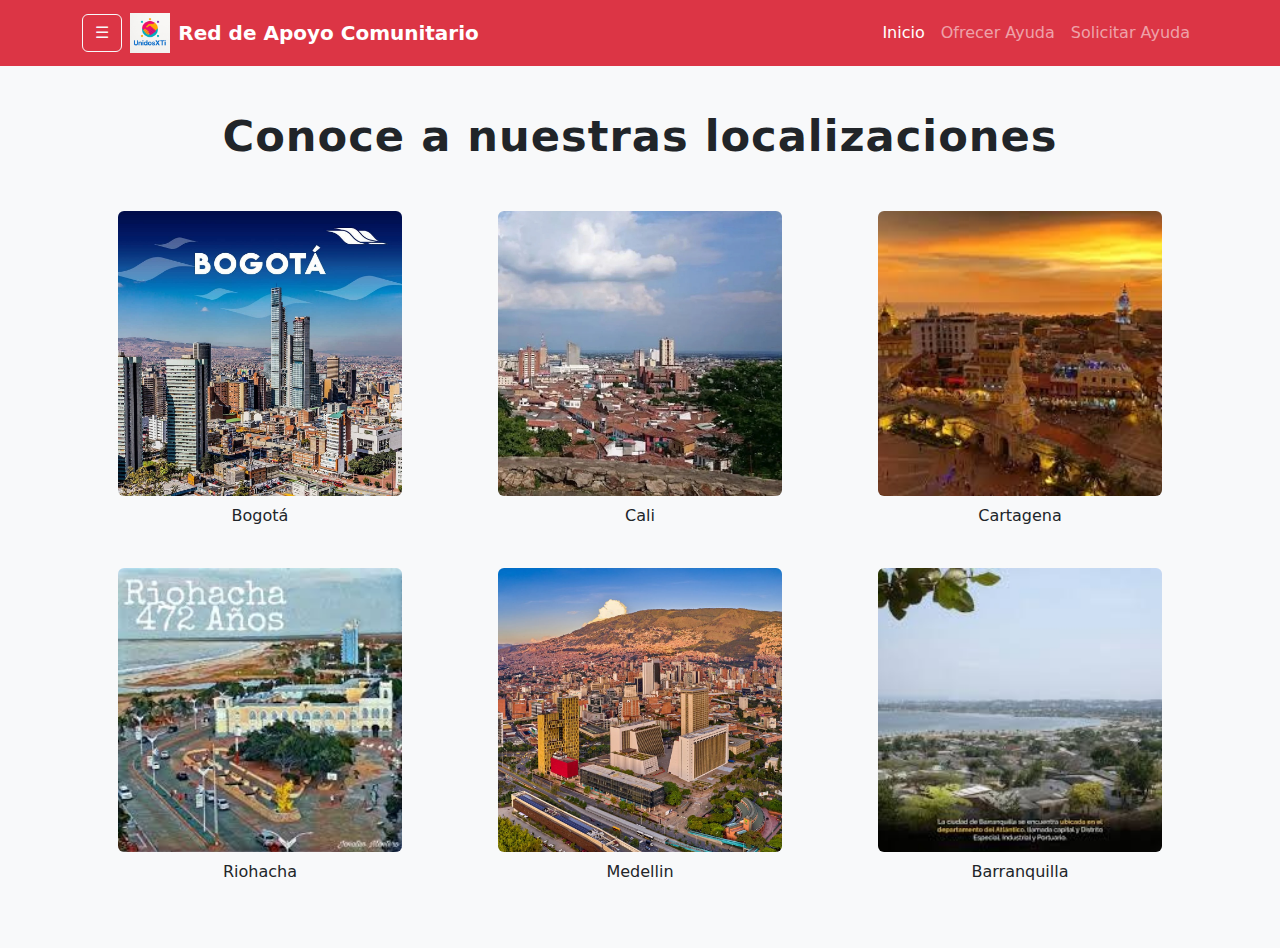
<file: Ubicaciones.html>
<!DOCTYPE html>
<html lang="es">
<head>
    <meta charset="UTF-8" />
    <meta name="viewport" content="width=device-width, initial-scale=1" />
    <title>Ubicaciones</title>
    <link href="https://cdn.jsdelivr.net/npm/bootstrap@5.3.0/dist/css/bootstrap.min.css" rel="stylesheet">
    <link rel="stylesheet" href="css/estilos.css">
    <style>
        .navbar-brand img {
        width: 40px;
        height: 40px;
        object-fit: contain;
    }
    </style>
</head>
<body>
<!-- Navbar -->
<nav class="navbar navbar-expand-lg navbar-dark bg-danger">
    <div class="container">
    <!-- Botón para abrir menú lateral -->
    <button class="btn btn-outline-light me-2" type="button" data-bs-toggle="offcanvas" data-bs-target="#menuServicios">
        ☰
    </button>
    <!-- Logo + Texto -->
    <a class="navbar-brand d-flex align-items-center" href="#">
        <img src="img/logo.jpg" alt="Logo" class="me-2">
        Red de Apoyo Comunitario
    </a>
    <!-- Menú principal -->
    <div class="collapse navbar-collapse justify-content-end">
        <ul class="navbar-nav">
        <li class="nav-item"><a class="nav-link active" href="index.html">Inicio</a></li>
        <li class="nav-item"><a class="nav-link" href="ofrecerAyuda.html">Ofrecer Ayuda</a></li>
        <li class="nav-item"><a class="nav-link" href="solicitarAyuda.html">Solicitar Ayuda</a></li>
        </ul>
    </div>
    </div>
</nav>

<!-- Menú lateral izquierdo (offcanvas) -->
<div class="offcanvas offcanvas-start bg-danger text-white" tabindex="-1" id="menuServicios">
  <div class="offcanvas-header">
    <h5 class="offcanvas-title">Ayudas</h5>
    <button type="button" class="btn-close btn-close-white" data-bs-dismiss="offcanvas"></button>
  </div>
  <div class="offcanvas-body">
    <ul class="list-unstyled fs-5">
      <li class="mb-2">
        <i class="bi bi-arrow-right"></i>
        <a class="nav-link d-inline text-white" href="Donaciones.html">Donaciones</a>
      </li>
      <li class="mb-2">
        <i class="bi bi-arrow-right"></i>
        <a class="nav-link d-inline text-white" href="Alimentos.html">Alimentos</a>
      </li>
      <li class="mb-2">
        <i class="bi bi-arrow-right"></i>
        <a class="nav-link d-inline text-white" href="Medicamentos.html">Medicamentos</a>
      </li>
      <li class="mb-2">
        <i class="bi bi-arrow-right"></i>
        <a class="nav-link d-inline text-white" href="Mascotas.html">Mascotas</a>
      </li>
      <li class="mb-2">
        <i class="bi bi-arrow-right"></i>
        <a class="nav-link d-inline text-white" href="Ubicaciones.html">Ubicaciones</a>
      </li>
    </ul>
  </div>
</div>


<div style="margin-top: 45px;">
    <h2 class="text-center fw-bold mb-1" style="font-size:2.7rem; letter-spacing:1px;">Conoce a nuestras localizaciones</h2>
</div>
<div class="container my-5">
    <div class="row g-4">
    <div class="col-md-4 col-12 text-center">
        <div class="img-hoverUbi">
        <img src="img/ubicacion1.jpg" alt="Ubicación 1" class="img-fluid rounded" style="width: 80%; object-fit: cover;">
        <p class="mt-2">Bogotá</p>
        </div>
    </div>
    <div class="col-md-4 col-12 text-center">
        <div class="img-hoverUbi">
        <img src="img/ubicacion2.jpg" alt="Ubicación 2" class="img-fluid rounded" style="width: 80%; object-fit: cover;">
        <p class="mt-2">Cali</p>
        </div>
    </div>
    <div class="col-md-4 col-12 text-center">
        <div class="img-hoverUbi">
        <img src="img/ubicacion3.jpg" alt="Ubicación 3" class="img-fluid rounded" style="width: 80%; object-fit: cover;">
        <p class="mt-2">Cartagena</p>
        </div>
    </div>
    <div class="col-md-4 col-12 text-center">
        <div class="img-hoverUbi">
        <img src="img/ubicacion4.jpg" alt="Ubicación 4" class="img-fluid rounded" style="width: 80%; object-fit: cover;">
        <p class="mt-2">Riohacha</p>
        </div>
    </div>
    <div class="col-md-4 col-12 text-center">
        <div class="img-hoverUbi">
        <img src="img/ubicacion5.jpg" alt="Ubicación 5" class="img-fluid rounded" style="width: 80%; object-fit: cover;" ;  object-fit: cover;">
        <p class="mt-2">Medellin</p>
        </div>
    </div>
    <div class="col-md-4 col-12 text-center">
        <div class="img-hoverUbi">
        <img src="img/ubicacion6.jpg" alt="Ubicación 6" class="img-fluid rounded" style="width: 80%; object-fit: cover;">
        <p class="mt-2"> Barranquilla</p>
        </div>
    </div>
    </div>
</div>

<!-- Menú lateral izquierdo (offcanvas) -->
<div class="offcanvas offcanvas-start bg-dark text-white" tabindex="-1" id="menuServicios">
    <div class="offcanvas-header">
    <h5 class="offcanvas-title">Ayudas</h5>
    <button type="button" class="btn-close btn-close-white" data-bs-dismiss="offcanvas"></button>
    </div>
    <div class="offcanvas-body">
    <ul class="list-unstyled">
        <li><i class="bi bi-arrow-right"></i> <a href=Donaciones.html>Donaciones</a></li>
        <li><i class="bi bi-arrow-right"></i> Alimentos</li>
        <li><i class="bi bi-arrow-right"></i>  Medicamentos</li>
        <li><i class="bi bi-arrow-right"></i> <a href=Mascotas.html>Mascotas </a> </li>
        <li><i class="bi bi-arrow-right"></i> <a href=Ubicaciones.html> Ubicaciones </a> </li>
    </ul>
    </div>
</div>
</body>
    <script src="https://cdn.jsdelivr.net/npm/bootstrap@5.3.0/dist/js/bootstrap.bundle.min.js"></script>
    <script src="js/script.js"></script>
</html>
</file>
<file: css/estilos.css>
body {
  background-color: #f8f9fa;
}

nav .navbar-brand {
  font-weight: bold;
}

.navbar-brand img {
  width: 40px;
  height: 40px;
  object-fit: contain;
}

form {
  background-color: #fff;
  padding: 20px;
  border-radius: 10px;
}

footer h5 {
  font-weight: bold;
}

footer a:hover {
  text-decoration: underline;
}

.form-box {
  background-color: #dcdcdc; /* Gris más oscuro */
}
</file>
